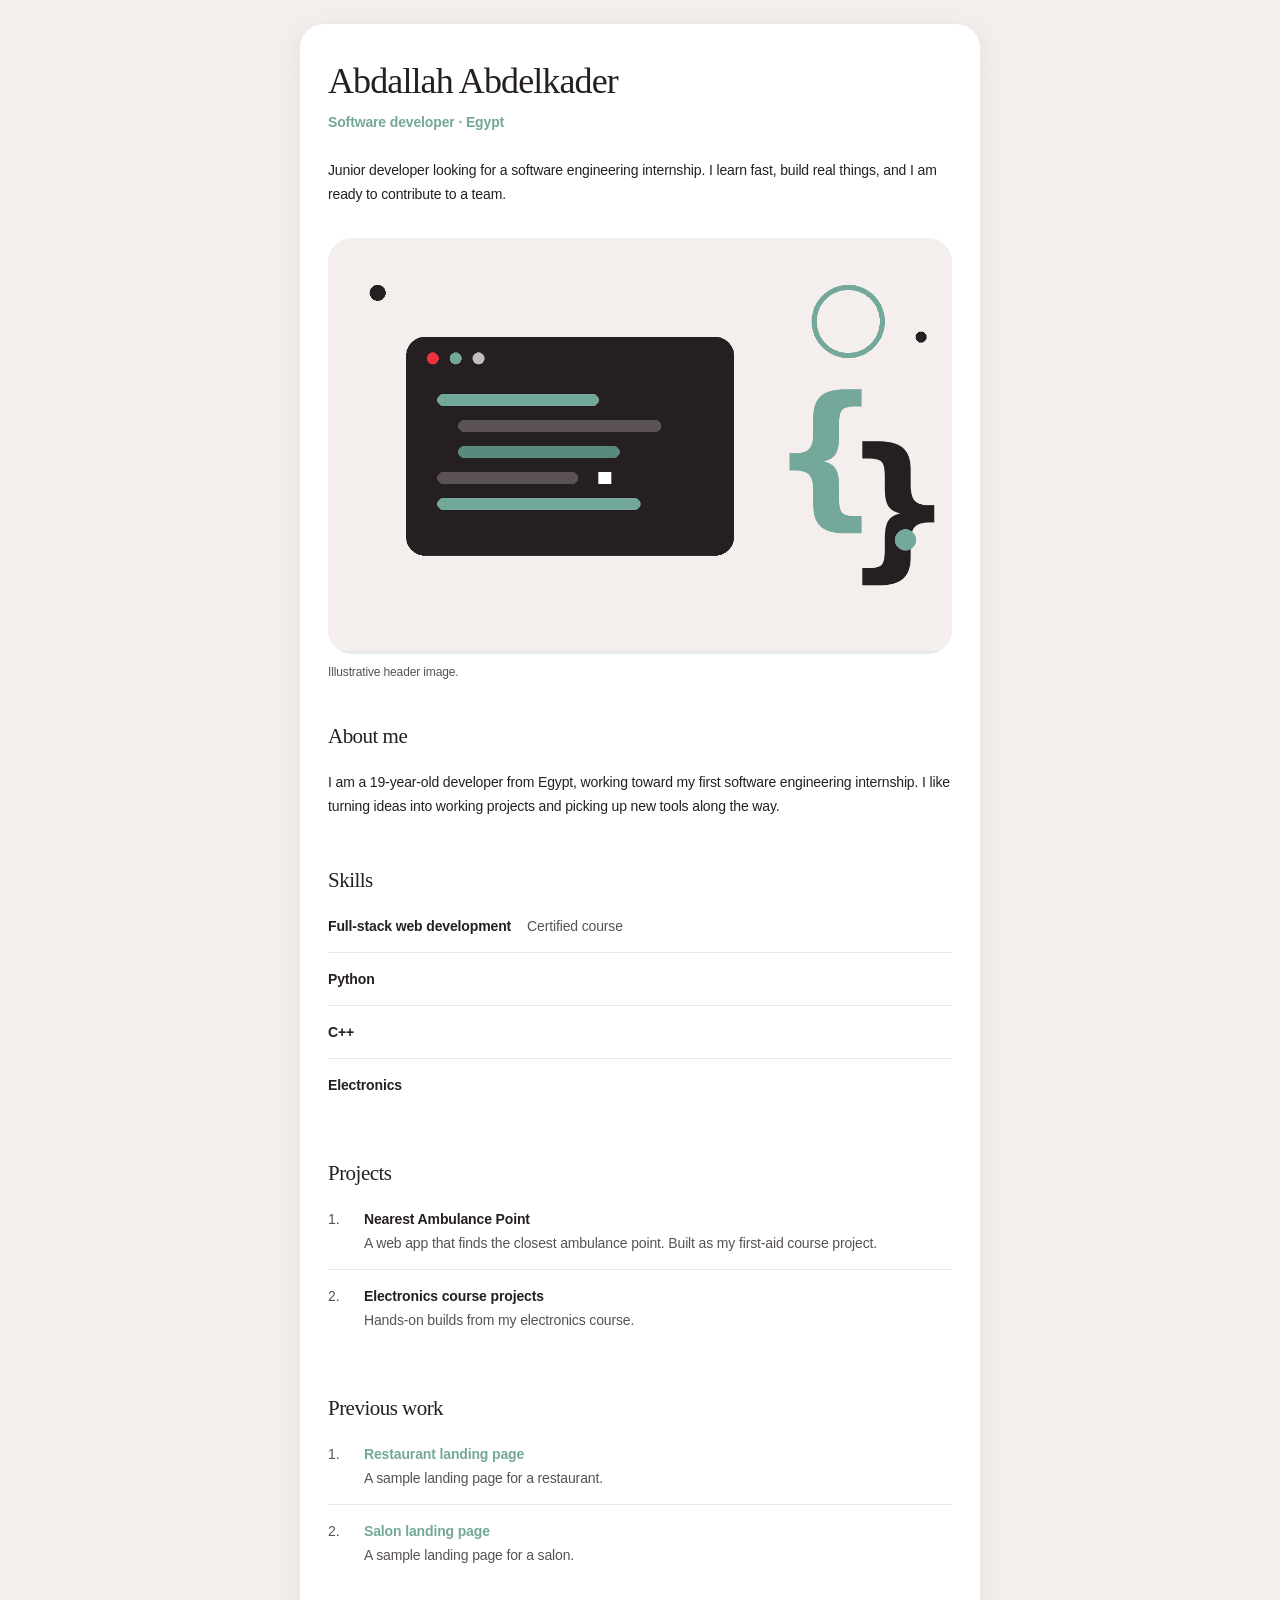
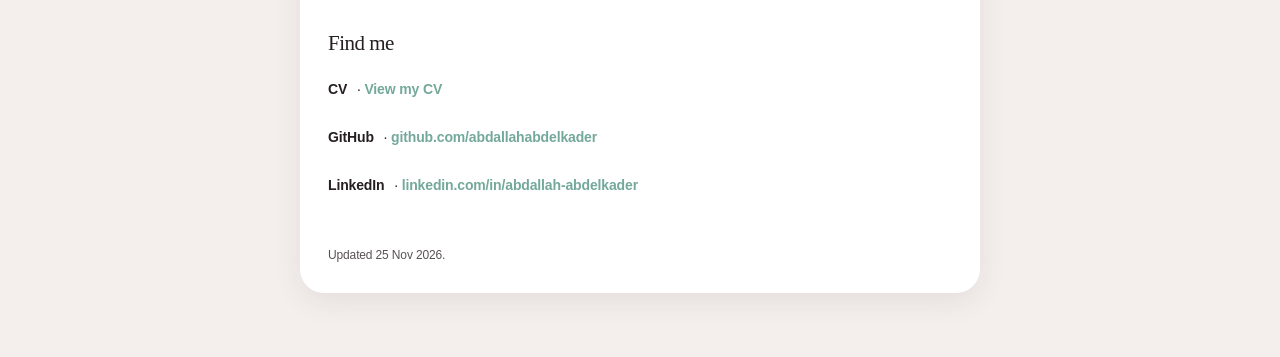
<file: index.html>
<!DOCTYPE html>
<html lang="en">
<head>
    <meta charset="UTF-8">
    <meta name="viewport" content="width=device-width, initial-scale=1.0">
    <meta name="description" content="Abdallah Abdelkader, software developer based in Egypt.">
    <title>Abdallah Abdelkader</title>
    <link rel="stylesheet" href="style.css">
</head>
<body>
    <main class="card">
        <h1>Abdallah Abdelkader</h1>
        <p class="tagline">Software developer &middot; Egypt</p>
        <p class="intro">Junior developer looking for a software engineering internship. I learn fast, build real things, and I am ready to contribute to a team.</p>

        <img class="hero" src="hero.png" alt="Abstract illustration of code blocks in ink and teal on a warm sand background">
        <p class="caption">Illustrative header image.</p>

        <section>
            <h2>About me</h2>
            <p>I am a 19-year-old developer from Egypt, working toward my first software engineering internship. I like turning ideas into working projects and picking up new tools along the way.</p>
        </section>

        <section>
            <h2>Skills</h2>
            <ul class="rows">
                <li><span class="name">Full-stack web development</span> <span class="detail">Certified course</span></li>
                <li><span class="name">Python</span></li>
                <li><span class="name">C++</span></li>
                <li><span class="name">Electronics</span></li>
            </ul>
        </section>

        <section>
            <h2>Projects</h2>
            <ul class="rows">
                <li><span class="num">1.</span> <span><span class="name">Nearest Ambulance Point</span><br><span class="detail">A web app that finds the closest ambulance point. Built as my first-aid course project.</span></span></li>
                <li><span class="num">2.</span> <span><span class="name">Electronics course projects</span><br><span class="detail">Hands-on builds from my electronics course.</span></span></li>
            </ul>
        </section>

        <section>
            <h2>Previous work</h2>
            <ul class="rows">
                <li><span class="num">1.</span> <span><a class="name" href="/restaurant/">Restaurant landing page</a><br><span class="detail">A sample landing page for a restaurant.</span></span></li>
                <li><span class="num">2.</span> <span><a class="name" href="/salon/">Salon landing page</a><br><span class="detail">A sample landing page for a salon.</span></span></li>
            </ul>
        </section>

        <section>
            <h2>Find me</h2>
            <p class="linkline"><span class="name">CV</span> &middot; <a href="cv.html">View my CV</a></p>
            <p class="linkline"><span class="name">GitHub</span> &middot; <a href="https://github.com/abdallahabdelkader">github.com/abdallahabdelkader</a></p>
            <p class="linkline"><span class="name">LinkedIn</span> &middot; <a href="https://www.linkedin.com/in/abdallah-abdelkader-303b34377">linkedin.com/in/abdallah-abdelkader</a></p>
        </section>

        <footer>Updated 25 Nov 2026.</footer>
    </main>
</body>
</html>
</file>
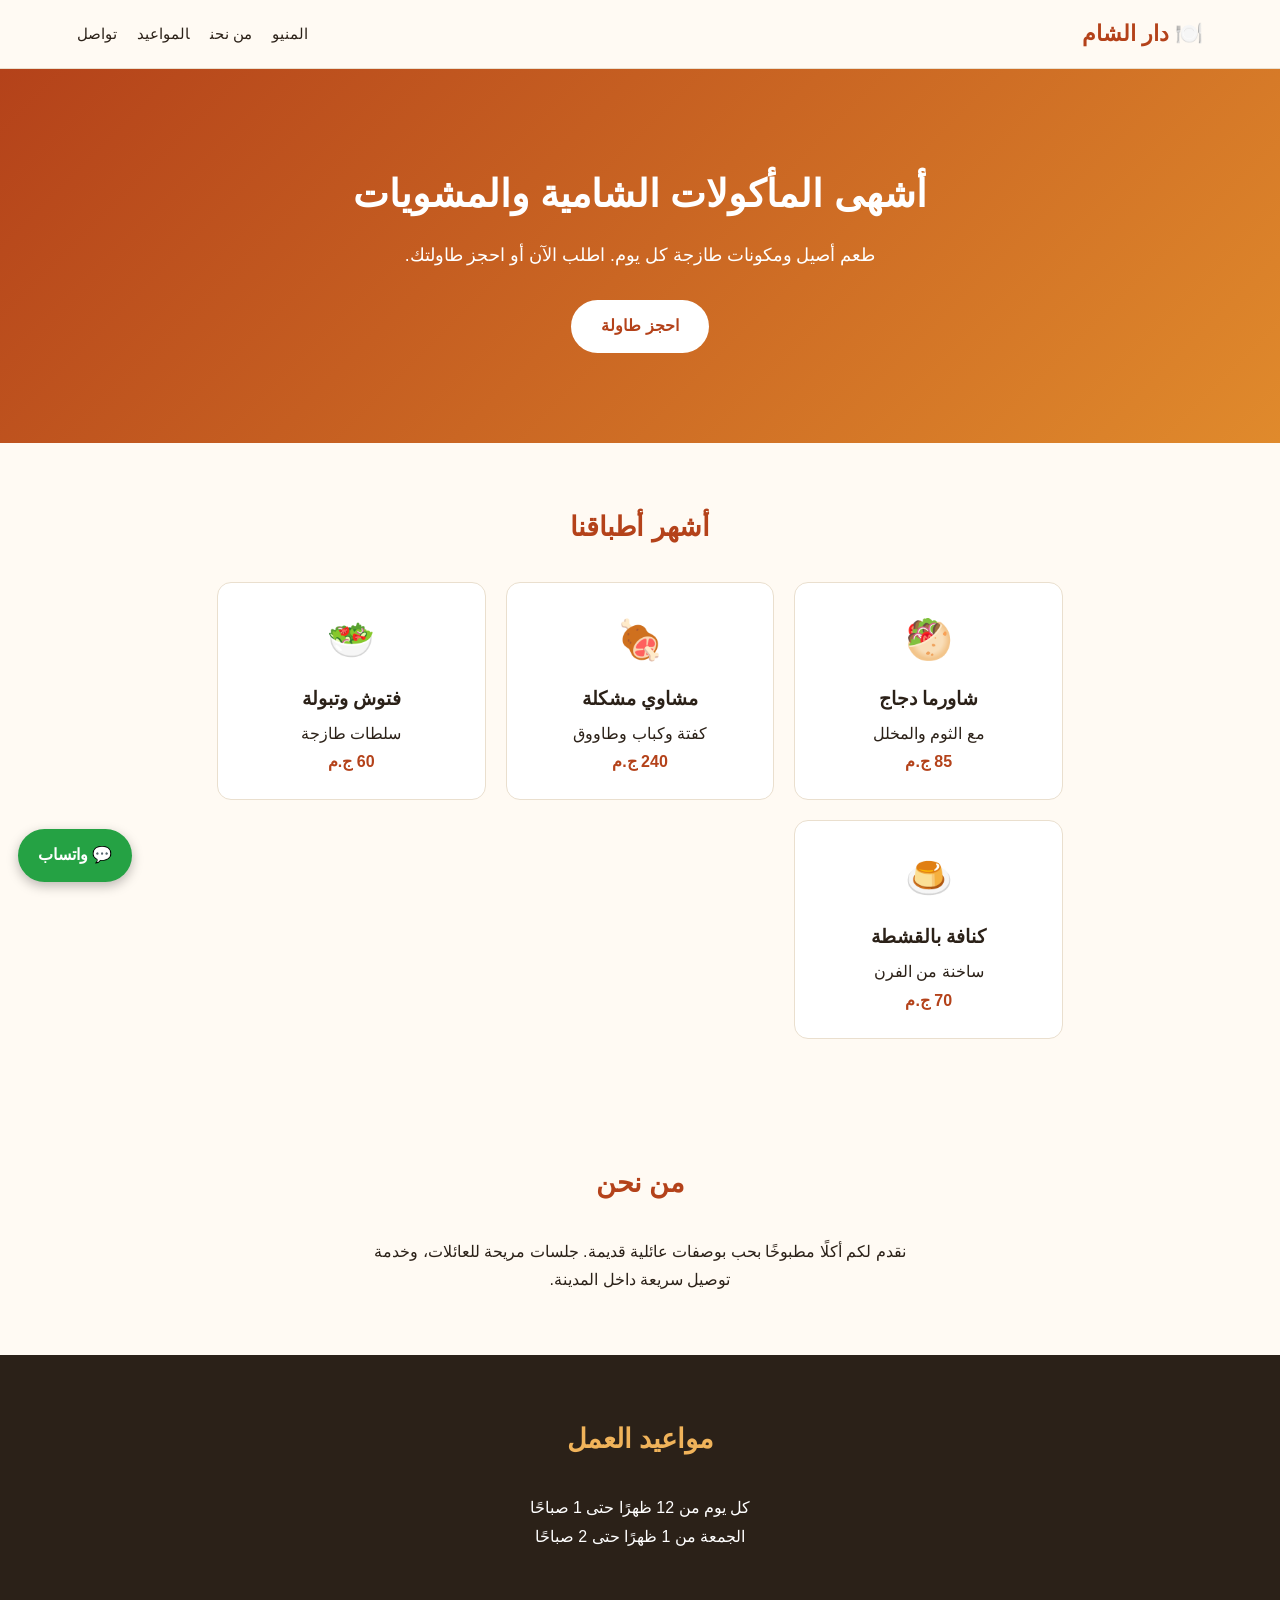
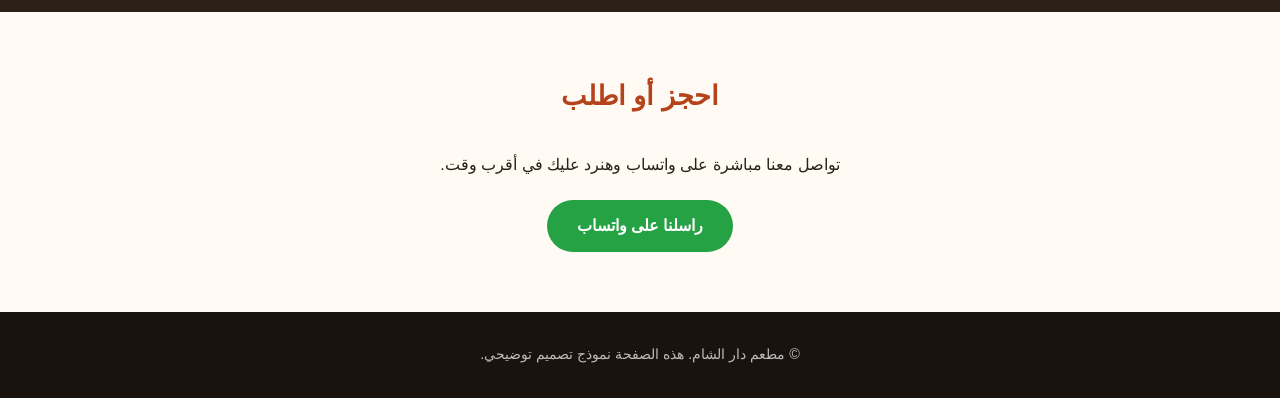
<file: restaurant/index.html>
<!DOCTYPE html>
<html lang="ar" dir="rtl">
<head>
<meta charset="UTF-8">
<meta name="viewport" content="width=device-width, initial-scale=1">
<title>مطعم دار الشام | نموذج صفحة هبوط</title>
<style>
*{box-sizing:border-box;margin:0;padding:0}
body{font-family:Tahoma,Arial,sans-serif;color:#2b2118;background:#fffaf3;line-height:1.8}
a{text-decoration:none}
nav{position:sticky;top:0;background:#fffaf3ee;display:flex;justify-content:space-between;align-items:center;padding:14px 6%;border-bottom:1px solid #eadfce;z-index:5}
.logo{font-size:1.4rem;font-weight:bold;color:#b4421a}
nav a.l{color:#2b2118;margin-inline-start:20px;font-size:.95rem}
.hero{background:linear-gradient(135deg,#b4421a,#e08a2c);color:#fff;text-align:center;padding:90px 6%}
.hero h1{font-size:2.4rem;margin-bottom:12px}
.hero p{max-width:560px;margin:0 auto 28px;font-size:1.1rem}
.btn{display:inline-block;background:#fff;color:#b4421a;padding:12px 30px;border-radius:30px;font-weight:bold}
.btn.g{background:#25a244;color:#fff}
section{padding:60px 6%;max-width:1000px;margin:auto}
h2{text-align:center;color:#b4421a;font-size:1.7rem;margin-bottom:30px}
.grid{display:grid;grid-template-columns:repeat(auto-fit,minmax(220px,1fr));gap:20px}
.card{background:#fff;border:1px solid #eadfce;border-radius:14px;padding:22px;text-align:center}
.card .e{font-size:2.4rem}
.card h3{margin:8px 0 4px}
.price{color:#b4421a;font-weight:bold}
.about{text-align:center;max-width:700px;margin:auto}
.hours{background:#2b2118;color:#fff;max-width:none;text-align:center}
.hours h2{color:#f0b35a}
footer{text-align:center;padding:30px 6%;background:#1a130d;color:#bbb;font-size:.9rem}
.wa{position:fixed;bottom:18px;left:18px;background:#25a244;color:#fff;padding:12px 20px;border-radius:30px;font-weight:bold;box-shadow:0 4px 12px #0004;z-index:9}
@media(max-width:600px){.hero h1{font-size:1.8rem}nav a.l{display:none}}
</style>
</head>
<body>
<nav><div class="logo">🍽️ دار الشام</div><div><a class="l" href="#menu">المنيو</a><a class="l" href="#about">من نحن</a><a class="l" href="#hours">المواعيد</a><a class="l" href="#contact">تواصل</a></div></nav>
<header class="hero">
<h1>أشهى المأكولات الشامية والمشويات</h1>
<p>طعم أصيل ومكونات طازجة كل يوم. اطلب الآن أو احجز طاولتك.</p>
<a class="btn" href="#contact">احجز طاولة</a>
</header>
<section id="menu">
<h2>أشهر أطباقنا</h2>
<div class="grid">
<div class="card"><div class="e">🥙</div><h3>شاورما دجاج</h3><p>مع الثوم والمخلل</p><div class="price">85 ج.م</div></div>
<div class="card"><div class="e">🍖</div><h3>مشاوي مشكلة</h3><p>كفتة وكباب وطاووق</p><div class="price">240 ج.م</div></div>
<div class="card"><div class="e">🥗</div><h3>فتوش وتبولة</h3><p>سلطات طازجة</p><div class="price">60 ج.م</div></div>
<div class="card"><div class="e">🍮</div><h3>كنافة بالقشطة</h3><p>ساخنة من الفرن</p><div class="price">70 ج.م</div></div>
</div>
</section>
<section id="about" class="about">
<h2>من نحن</h2>
<p>نقدم لكم أكلًا مطبوخًا بحب بوصفات عائلية قديمة. جلسات مريحة للعائلات، وخدمة توصيل سريعة داخل المدينة.</p>
</section>
<section id="hours" class="hours">
<h2>مواعيد العمل</h2>
<p>كل يوم من 12 ظهرًا حتى 1 صباحًا</p>
<p>الجمعة من 1 ظهرًا حتى 2 صباحًا</p>
</section>
<section id="contact" style="text-align:center">
<h2>احجز أو اطلب</h2>
<p style="margin-bottom:20px">تواصل معنا مباشرة على واتساب وهنرد عليك في أقرب وقت.</p>
<a class="btn g" href="https://wa.me/201000000000">راسلنا على واتساب</a>
</section>
<footer>© مطعم دار الشام. هذه الصفحة نموذج تصميم توضيحي.</footer>
<a class="wa" href="https://wa.me/201000000000">💬 واتساب</a>
</body>
</html>
</file>
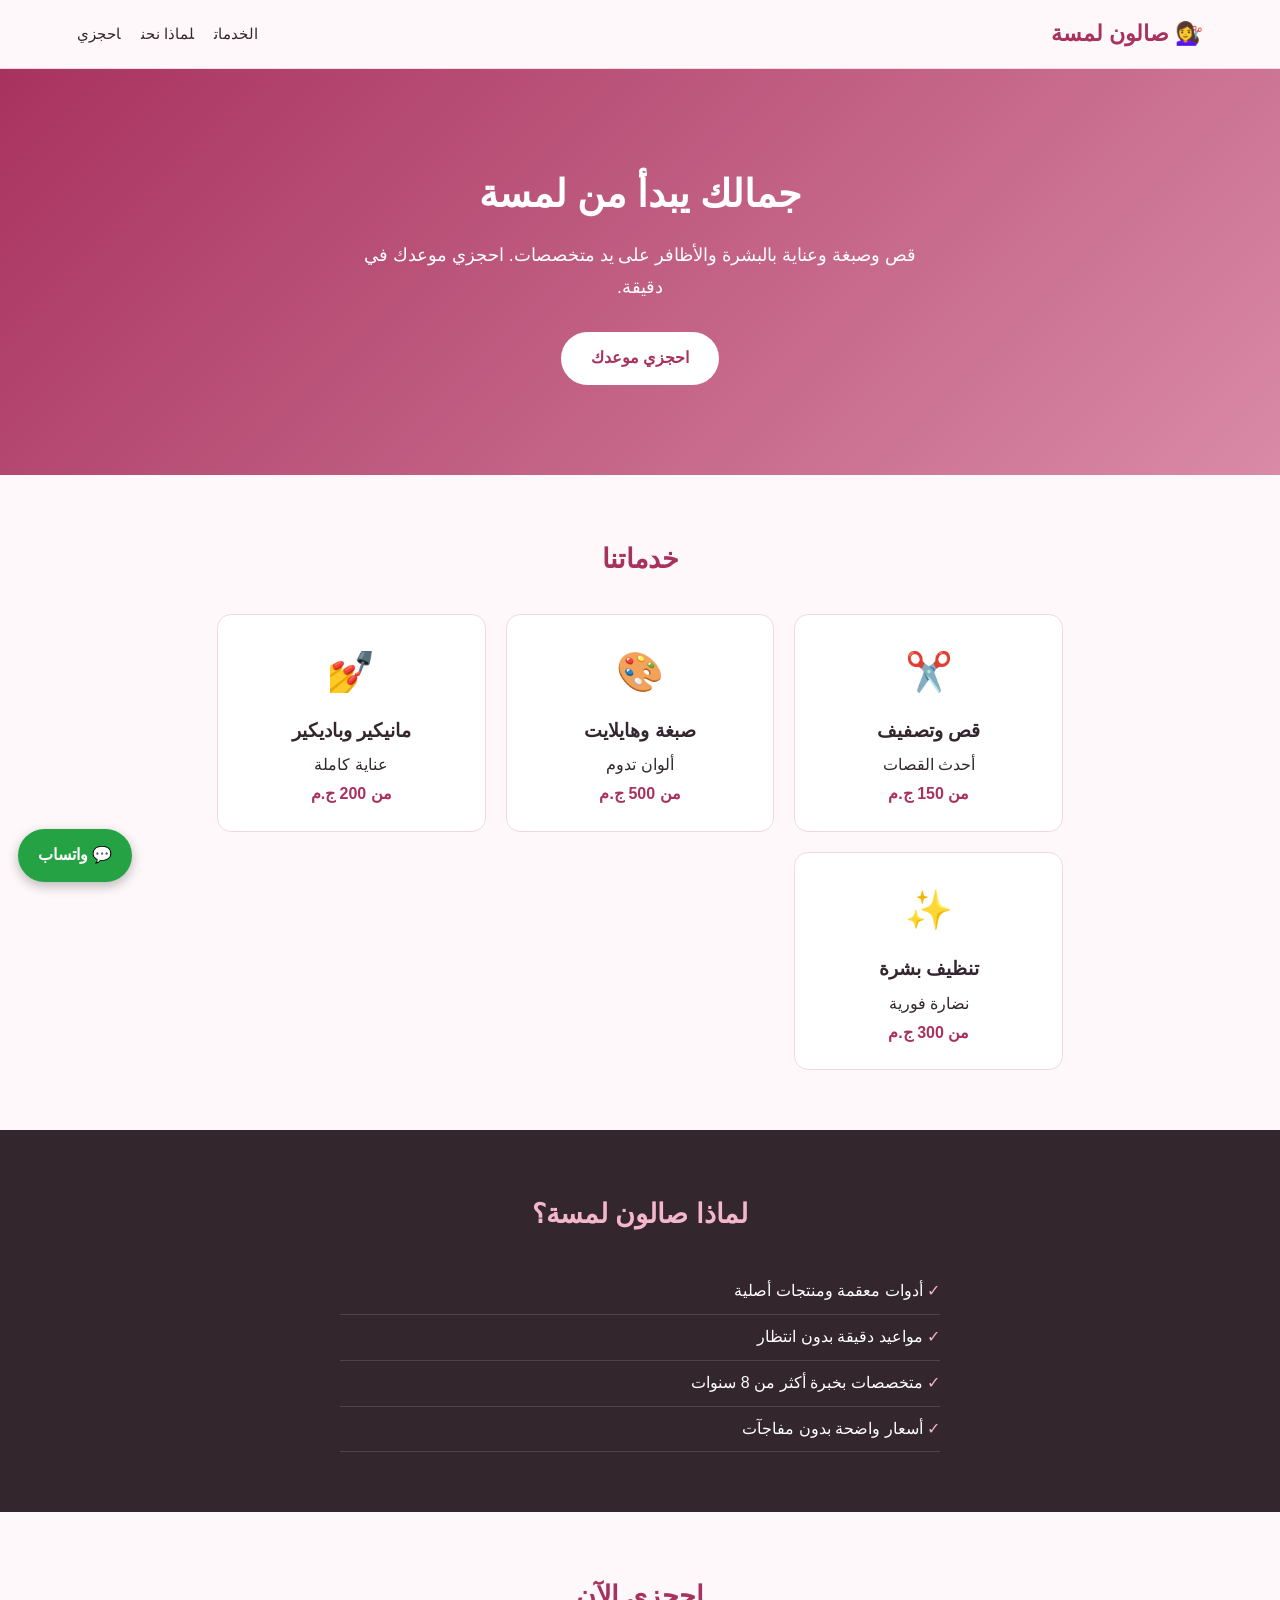
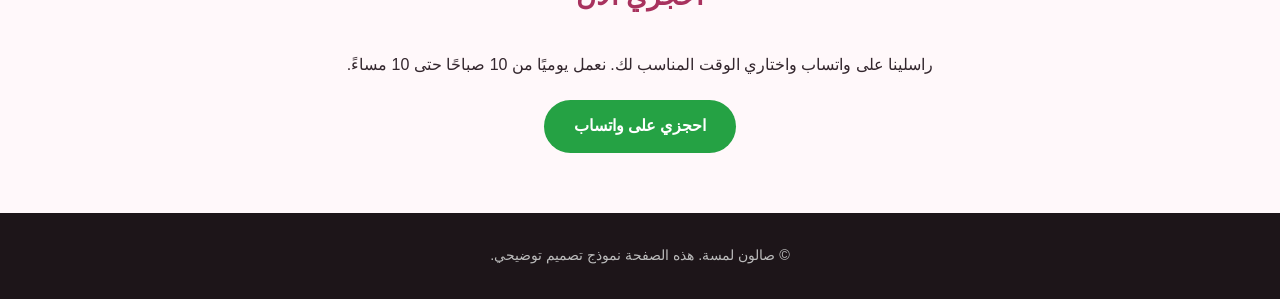
<file: salon/index.html>
<!DOCTYPE html>
<html lang="ar" dir="rtl">
<head>
<meta charset="UTF-8">
<meta name="viewport" content="width=device-width, initial-scale=1">
<title>صالون لمسة | نموذج صفحة هبوط</title>
<style>
*{box-sizing:border-box;margin:0;padding:0}
body{font-family:Tahoma,Arial,sans-serif;color:#33262d;background:#fff8fa;line-height:1.8}
a{text-decoration:none}
nav{position:sticky;top:0;background:#fff8faee;display:flex;justify-content:space-between;align-items:center;padding:14px 6%;border-bottom:1px solid #f1d9e0;z-index:5}
.logo{font-size:1.4rem;font-weight:bold;color:#a8325e}
nav a.l{color:#33262d;margin-inline-start:20px;font-size:.95rem}
.hero{background:linear-gradient(135deg,#a8325e,#d98aa6);color:#fff;text-align:center;padding:90px 6%}
.hero h1{font-size:2.4rem;margin-bottom:12px}
.hero p{max-width:560px;margin:0 auto 28px;font-size:1.1rem}
.btn{display:inline-block;background:#fff;color:#a8325e;padding:12px 30px;border-radius:30px;font-weight:bold}
.btn.g{background:#25a244;color:#fff}
section{padding:60px 6%;max-width:1000px;margin:auto}
h2{text-align:center;color:#a8325e;font-size:1.7rem;margin-bottom:30px}
.grid{display:grid;grid-template-columns:repeat(auto-fit,minmax(220px,1fr));gap:20px}
.card{background:#fff;border:1px solid #f1d9e0;border-radius:14px;padding:22px;text-align:center}
.card .e{font-size:2.4rem}
.card h3{margin:8px 0 4px}
.price{color:#a8325e;font-weight:bold}
.why{background:#33262d;color:#fff;max-width:none}
.why h2{color:#f4b6cb}
.why ul{list-style:none;max-width:600px;margin:auto}
.why li{padding:8px 0;border-bottom:1px solid #ffffff22}
.why li:before{content:"✓ ";color:#f4b6cb}
footer{text-align:center;padding:30px 6%;background:#1d1519;color:#bbb;font-size:.9rem}
.wa{position:fixed;bottom:18px;left:18px;background:#25a244;color:#fff;padding:12px 20px;border-radius:30px;font-weight:bold;box-shadow:0 4px 12px #0004;z-index:9}
@media(max-width:600px){.hero h1{font-size:1.8rem}nav a.l{display:none}}
</style>
</head>
<body>
<nav><div class="logo">💇‍♀️ صالون لمسة</div><div><a class="l" href="#services">الخدمات</a><a class="l" href="#why">لماذا نحن</a><a class="l" href="#contact">احجزي</a></div></nav>
<header class="hero">
<h1>جمالك يبدأ من لمسة</h1>
<p>قص وصبغة وعناية بالبشرة والأظافر على يد متخصصات. احجزي موعدك في دقيقة.</p>
<a class="btn" href="#contact">احجزي موعدك</a>
</header>
<section id="services">
<h2>خدماتنا</h2>
<div class="grid">
<div class="card"><div class="e">✂️</div><h3>قص وتصفيف</h3><p>أحدث القصات</p><div class="price">من 150 ج.م</div></div>
<div class="card"><div class="e">🎨</div><h3>صبغة وهايلايت</h3><p>ألوان تدوم</p><div class="price">من 500 ج.م</div></div>
<div class="card"><div class="e">💅</div><h3>مانيكير وباديكير</h3><p>عناية كاملة</p><div class="price">من 200 ج.م</div></div>
<div class="card"><div class="e">✨</div><h3>تنظيف بشرة</h3><p>نضارة فورية</p><div class="price">من 300 ج.م</div></div>
</div>
</section>
<section id="why" class="why">
<h2>لماذا صالون لمسة؟</h2>
<ul><li>أدوات معقمة ومنتجات أصلية</li><li>مواعيد دقيقة بدون انتظار</li><li>متخصصات بخبرة أكثر من 8 سنوات</li><li>أسعار واضحة بدون مفاجآت</li></ul>
</section>
<section id="contact" style="text-align:center">
<h2>احجزي الآن</h2>
<p style="margin-bottom:20px">راسلينا على واتساب واختاري الوقت المناسب لك. نعمل يوميًا من 10 صباحًا حتى 10 مساءً.</p>
<a class="btn g" href="https://wa.me/201000000000">احجزي على واتساب</a>
</section>
<footer>© صالون لمسة. هذه الصفحة نموذج تصميم توضيحي.</footer>
<a class="wa" href="https://wa.me/201000000000">💬 واتساب</a>
</body>
</html>
</file>
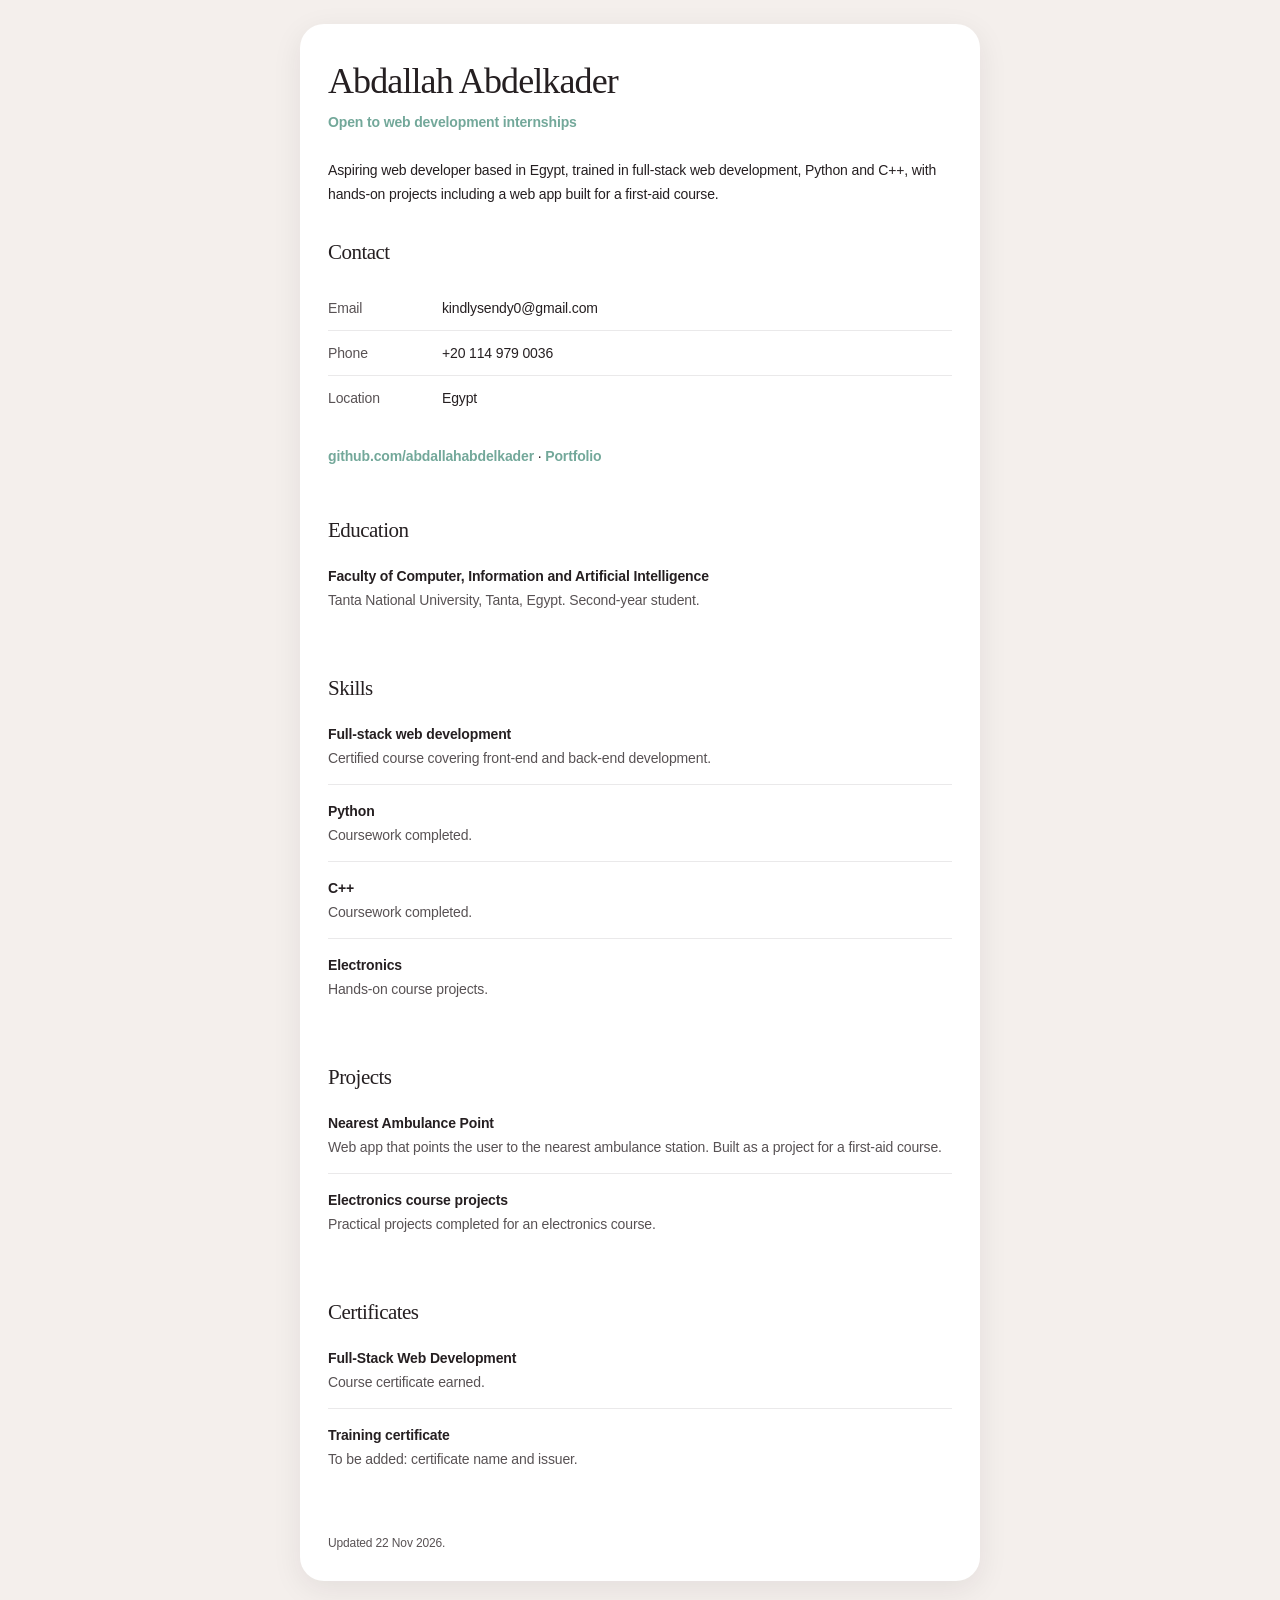
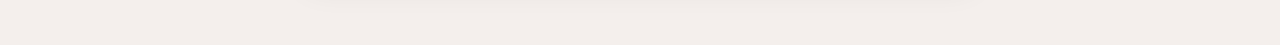
<file: cv.html>
<!DOCTYPE html>
<html lang="en">
<head>
    <meta charset="UTF-8">
    <meta name="viewport" content="width=device-width, initial-scale=1.0">
    <meta name="description" content="CV of Abdallah Abdelkader, web developer based in Egypt.">
    <title>CV - Abdallah Abdelkader</title>
    <link rel="stylesheet" href="style.css">
</head>
<body>
    <main class="card">
        <h1>Abdallah Abdelkader</h1>
        <p class="tagline">Open to web development internships</p>
        <p class="intro">Aspiring web developer based in Egypt, trained in full-stack web development, Python and C++, with hands-on projects including a web app built for a first-aid course.</p>

        <section>
            <h2>Contact</h2>
            <ul class="facts">
                <li><span class="label">Email</span> <span>kindlysendy0@gmail.com</span></li>
                <li><span class="label">Phone</span> <span>+20 114 979 0036</span></li>
                <li><span class="label">Location</span> <span>Egypt</span></li>
            </ul>
            <p class="linkline"><a href="https://github.com/abdallahabdelkader">github.com/abdallahabdelkader</a> &middot; <a href="index.html">Portfolio</a></p>
        </section>

        <section>
            <h2>Education</h2>
            <ul class="rows">
                <li><span><span class="name">Faculty of Computer, Information and Artificial Intelligence</span><br><span class="detail">Tanta National University, Tanta, Egypt. Second-year student.</span></span></li>
            </ul>
        </section>

        <section>
            <h2>Skills</h2>
            <ul class="rows">
                <li><span><span class="name">Full-stack web development</span><br><span class="detail">Certified course covering front-end and back-end development.</span></span></li>
                <li><span><span class="name">Python</span><br><span class="detail">Coursework completed.</span></span></li>
                <li><span><span class="name">C++</span><br><span class="detail">Coursework completed.</span></span></li>
                <li><span><span class="name">Electronics</span><br><span class="detail">Hands-on course projects.</span></span></li>
            </ul>
        </section>

        <section>
            <h2>Projects</h2>
            <ul class="rows">
                <li><span><span class="name">Nearest Ambulance Point</span><br><span class="detail">Web app that points the user to the nearest ambulance station. Built as a project for a first-aid course.</span></span></li>
                <li><span><span class="name">Electronics course projects</span><br><span class="detail">Practical projects completed for an electronics course.</span></span></li>
            </ul>
        </section>

        <section>
            <h2>Certificates</h2>
            <ul class="rows">
                <li><span><span class="name">Full-Stack Web Development</span><br><span class="detail">Course certificate earned.</span></span></li>
                <li><span><span class="name">Training certificate</span><br><span class="detail">To be added: certificate name and issuer.</span></span></li>
            </ul>
        </section>

        <footer>Updated 22 Nov 2026.</footer>
    </main>
</body>
</html>
</file>
<file: style.css>
:root {
    --ink: #251f21;
    --ink-2: #585254;
    --teal: #73a89a;
    --sand: #f4efec;
    --hairline: #eae9ea;
    --page: #ffffff;
}

* {
    box-sizing: border-box;
    margin: 0;
    padding: 0;
}

body {
    background: var(--sand);
    color: var(--ink);
    font-family: -apple-system, BlinkMacSystemFont, "Segoe UI", Roboto, Helvetica, Arial, sans-serif;
    font-size: 14px;
    line-height: 24px;
    letter-spacing: -0.01em;
    padding: 24px 16px 64px;
}

.card {
    background: var(--page);
    max-width: 680px;
    margin: 0 auto;
    padding: 36px 28px 28px;
    border-radius: 24px;
    box-shadow: 0 8px 30px rgba(37, 31, 33, 0.08);
}

h1, h2 {
    font-family: Georgia, "Times New Roman", serif;
    font-weight: 400;
    letter-spacing: -0.025em;
}

h1 {
    font-size: 36px;
    line-height: 42px;
    margin-bottom: 8px;
}

h2 {
    font-size: 21px;
    line-height: 28px;
    margin-bottom: 20px;
}

.tagline {
    color: var(--teal);
    font-weight: 600;
    margin-bottom: 24px;
}

.intro {
    margin-bottom: 32px;
}

.hero {
    width: 100%;
    border-radius: 24px;
    display: block;
}

.caption {
    color: var(--ink-2);
    font-size: 12px;
    line-height: 20px;
    margin: 8px 0 40px;
}

section {
    margin-bottom: 48px;
}

section p {
    margin-bottom: 24px;
}

.rows {
    list-style: none;
}

.rows li {
    display: flex;
    gap: 16px;
    padding: 14px 0;
    border-bottom: 1px solid var(--hairline);
    align-items: baseline;
}

.rows li:first-child {
    padding-top: 0;
}

.rows li:last-child {
    border-bottom: none;
}

.num {
    color: var(--ink-2);
    min-width: 20px;
}

.name {
    font-weight: 600;
}

.detail {
    color: var(--ink-2);
}

.facts {
    list-style: none;
    margin-bottom: 24px;
}

.facts li {
    display: flex;
    gap: 24px;
    padding: 10px 0;
    border-bottom: 1px solid var(--hairline);
}

.facts li:last-child {
    border-bottom: none;
}

.facts .label {
    color: var(--ink-2);
    min-width: 90px;
}

a {
    color: var(--teal);
    font-weight: 600;
    text-decoration: none;
}

a:hover {
    text-decoration: underline;
}

.linkline {
    margin-bottom: 24px;
}

.linkline .name {
    margin-right: 6px;
}

footer {
    color: var(--ink-2);
    font-size: 12px;
    line-height: 20px;
}

@media (max-width: 480px) {
    body {
        padding: 12px 8px 48px;
    }

    .card {
        padding: 24px 18px 20px;
        border-radius: 20px;
    }

    h1 {
        font-size: 28px;
        line-height: 36px;
    }

    .rows li {
        gap: 10px;
    }

    .rows li > span:last-child {
        min-width: 0;
    }
}
</file>
